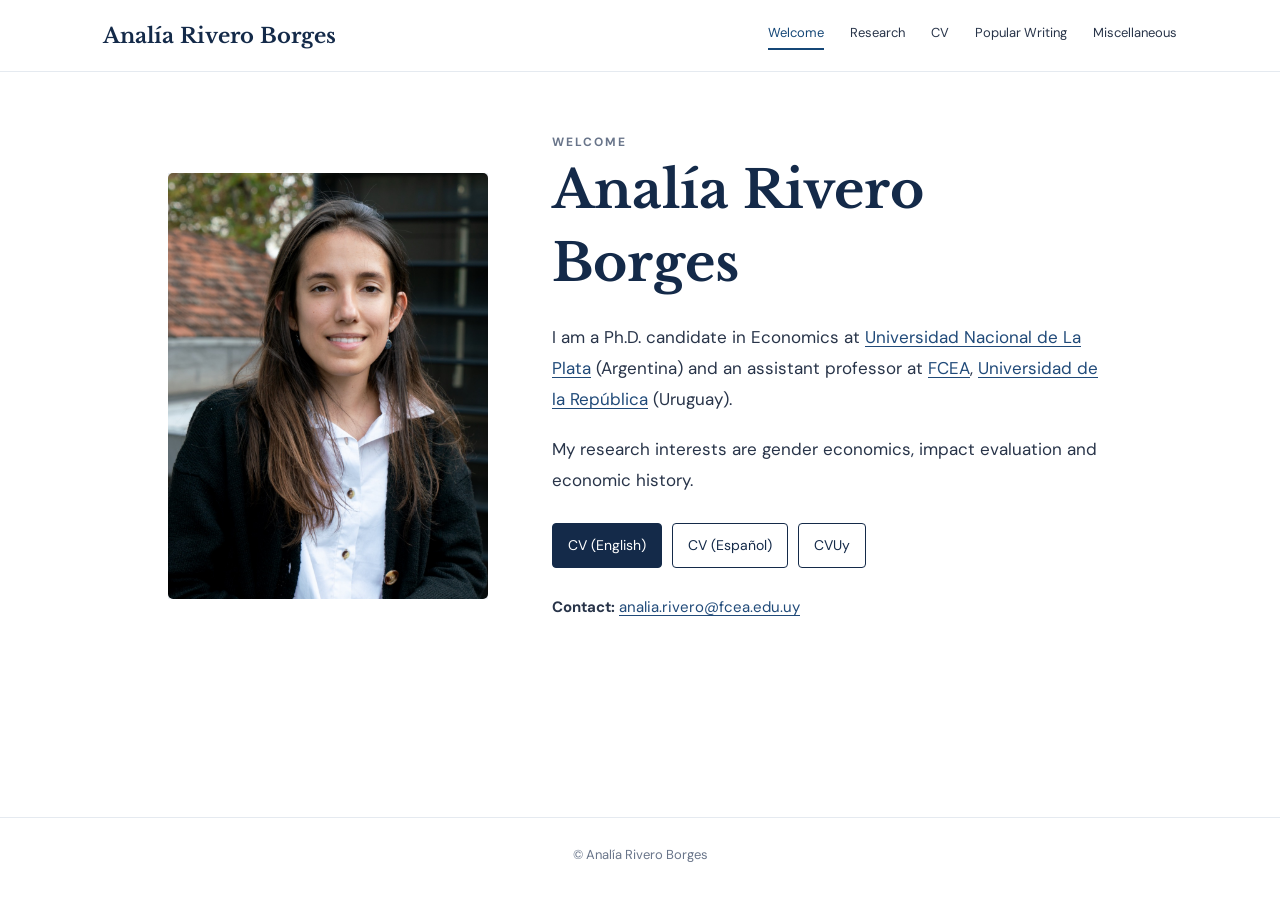
<file: index.html>
<!doctype html><html lang="en"><head><meta charset="utf-8"><meta name="viewport" content="width=device-width,initial-scale=1"><meta name="description" content="Analía Rivero Borges"><title>Welcome | Analía Rivero Borges</title><link rel="stylesheet" href="style.css"></head><body><header><div class="nav"><a class="brand" href="index.html">Analía Rivero Borges</a><nav aria-label="Main navigation"><a href="index.html" class="active">Welcome</a><a href="research.html" class="">Research</a><a href="cv.html" class="">CV</a><a href="popular-writing.html" class="">Popular Writing</a><a href="miscellaneous.html" class="">Miscellaneous</a></nav></div></header><main><div class="hero"><div class="portrait"><img src="images/foto_iecon2022.jpg" alt="Portrait of Analía Rivero Borges"></div><section><div class="eyebrow">Welcome</div><h1>Analía Rivero Borges</h1><p>I am a Ph.D. candidate in Economics at <a href="https://depeco.econo.unlp.edu.ar/?page_id=1284">Universidad Nacional de La Plata</a> (Argentina) and an assistant professor at <a href="https://fcea.udelar.edu.uy/">FCEA</a>, <a href="https://udelar.edu.uy/portal/">Universidad de la República</a> (Uruguay).</p><p>My research interests are gender economics, impact evaluation and economic history.</p><div class="action-links"><a class="action primary" href="documents/cv-english-2026.pdf" target="_blank">CV (English)</a><a class="action" href="documents/cv-espanol-2026.pdf" target="_blank">CV (Español)</a><a class="action" href="documents/cvuy-julio-2026.pdf" target="_blank">CVUy</a></div><p class="contact"><strong>Contact:</strong> <a href="mailto:analia.rivero@fcea.edu.uy">analia.rivero@fcea.edu.uy</a></p></section></div></main><footer>© Analía Rivero Borges</footer></body></html>
</file>
<file: style.css>
@import url('https://fonts.googleapis.com/css2?family=DM+Sans:wght@400;500;600;700&family=Libre+Baskerville:wght@400;700&display=swap');:root{--navy:#142a49;--ink:#283449;--muted:#69758a;--line:#e5eaf0;--bg:#f8fafc}*{box-sizing:border-box}body{margin:0;color:var(--ink);font:16px/1.8 'DM Sans',Arial,sans-serif;background:white}a{color:#204a79;text-underline-offset:3px}header{border-bottom:1px solid var(--line);background:#fff;position:sticky;top:0;z-index:3}.nav{max-width:1130px;margin:auto;padding:21px 28px;display:flex;align-items:center;justify-content:space-between;gap:30px}.brand{font:700 21px 'Libre Baskerville',Georgia,serif;color:var(--navy);text-decoration:none}nav{display:flex;gap:26px;flex-wrap:wrap}nav a{font-size:13px;text-decoration:none;color:var(--ink)}nav a.active{color:#154777;border-bottom:2px solid #154777;padding-bottom:4px}main{max-width:1000px;margin:60px auto 100px;padding:0 28px;min-height:65vh}h1,h2,h3{font-family:'Libre Baskerville',Georgia,serif;color:var(--navy);line-height:1.4}h1{font-size:clamp(34px,5vw,52px);margin:0 0 28px}h2{font-size:23px;margin:36px 0 12px}h3{font-size:19px}.eyebrow{text-transform:uppercase;letter-spacing:2px;font-size:12px;font-weight:700;color:var(--muted)}.content{max-width:860px}.content p{margin:0 0 18px}.content a{overflow-wrap:anywhere}.content .paragraph{margin-bottom:17px}.content .wsite-image{margin:20px 0}.content img{max-width:100%;height:auto}.content hr{border:0;border-top:1px solid var(--line);margin:30px 0}.hero{display:grid;grid-template-columns:minmax(220px,320px) 1fr;align-items:center;gap:64px;margin-top:30px}.portrait img{width:100%;border-radius:5px;display:block;object-fit:cover}.portrait{background:#edf0f4;min-height:280px}.hero h1{margin-bottom:22px}.hero .content{font-size:17px}.content .wsite-button{display:inline-block;margin:5px 12px 10px 0}.content .wsite-button-inner{display:inline-block;background:var(--navy);color:white;border-radius:3px;padding:9px 17px;text-decoration:none}footer{border-top:1px solid var(--line);padding:25px;text-align:center;font-size:13px;color:var(--muted)}@media(max-width:720px){.nav{align-items:flex-start;flex-direction:column;gap:16px}nav{gap:12px 18px}.hero{grid-template-columns:1fr;gap:24px}.portrait{max-width:310px}main{margin-top:35px}}
.hero p{font-size:17px;line-height:1.85;margin:0 0 18px}.action-links{display:flex;flex-wrap:wrap;gap:10px;margin:26px 0}.action{display:inline-block;border:1px solid var(--navy);color:var(--navy);padding:9px 15px;text-decoration:none;border-radius:4px;font-size:14px}.action.primary{background:var(--navy);color:#fff}.contact{margin-top:24px!important;font-size:15px!important}.cv-downloads{padding:15px 20px;background:#f6f8fb;border:1px solid var(--line);border-radius:5px;margin:15px 0 25px}.cv-downloads a{margin:0 5px}.portrait img{aspect-ratio:3/4;object-fit:cover;object-position:center 35%}

/* Tighter spacing for Miscellaneous only */
.misc-list ul{margin:0 0 10px;padding-left:24px}
.misc-list li{margin:0;line-height:1.65}
</file>
